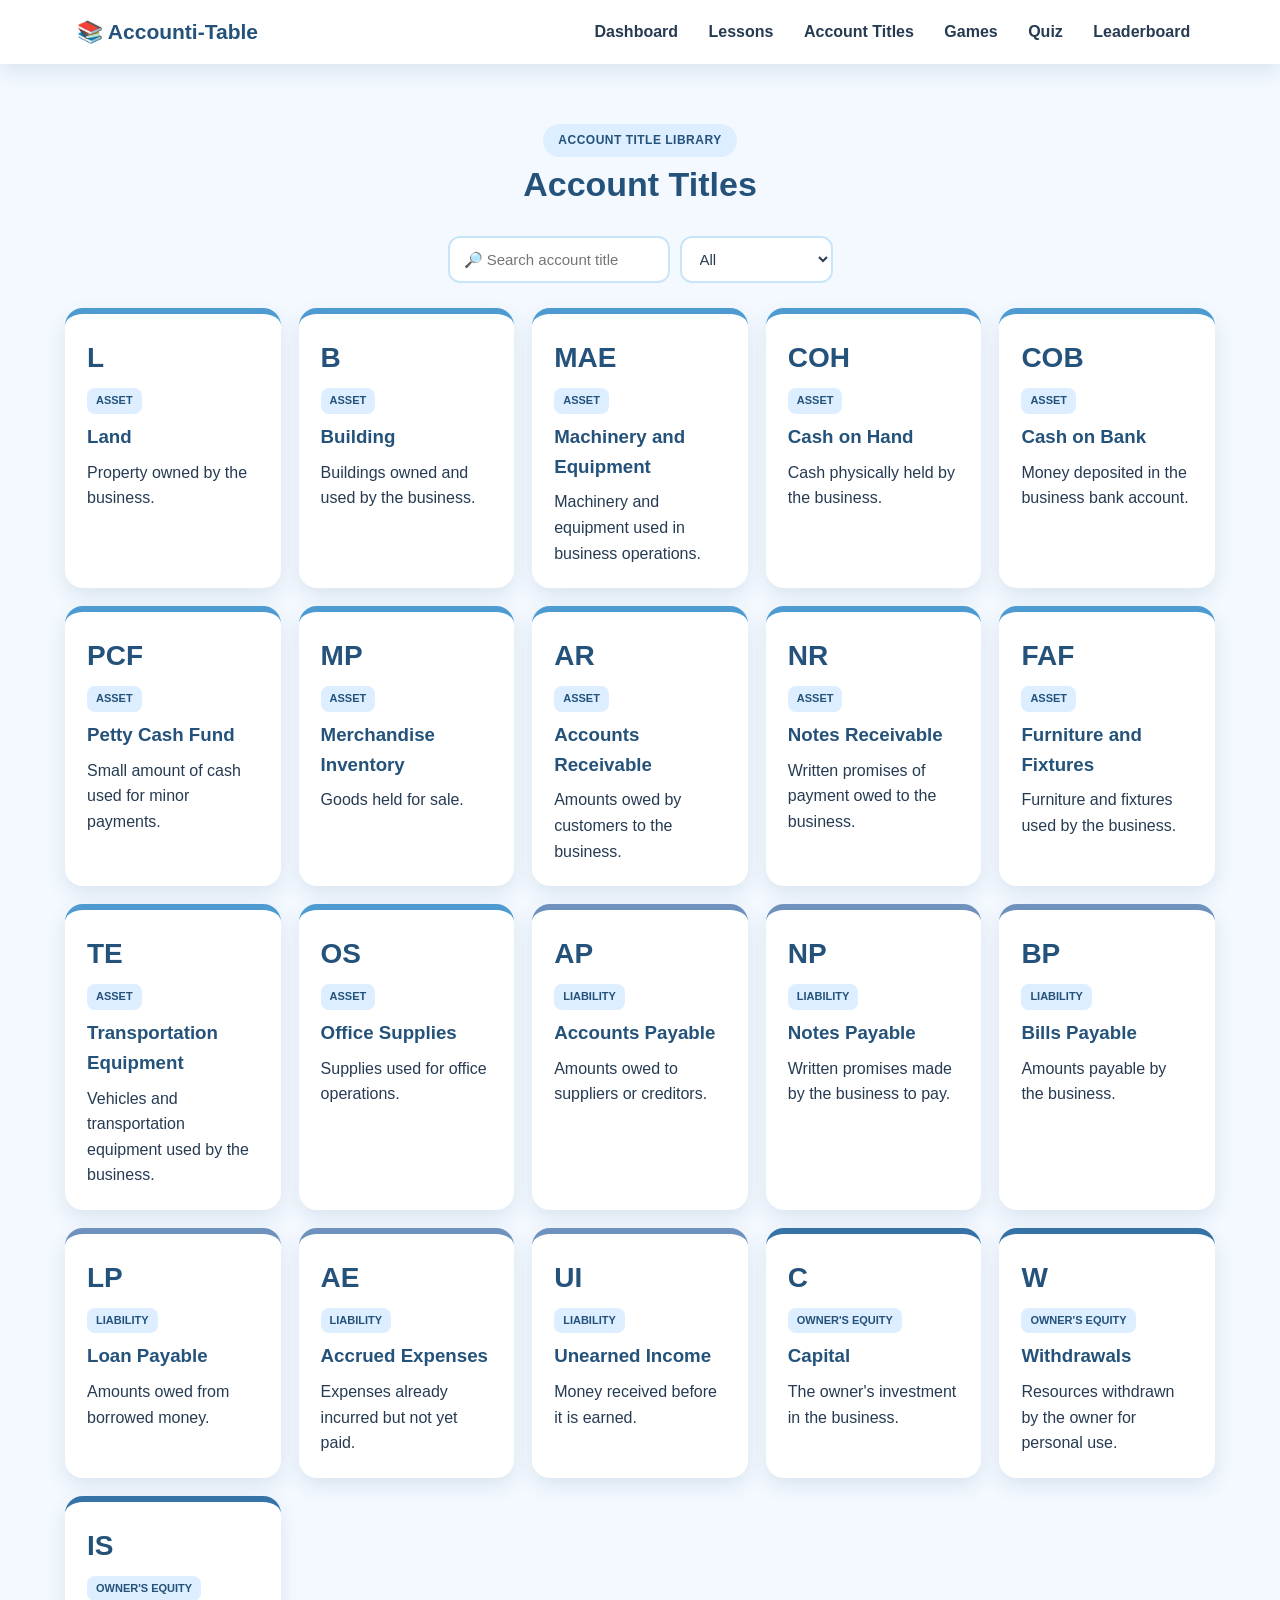
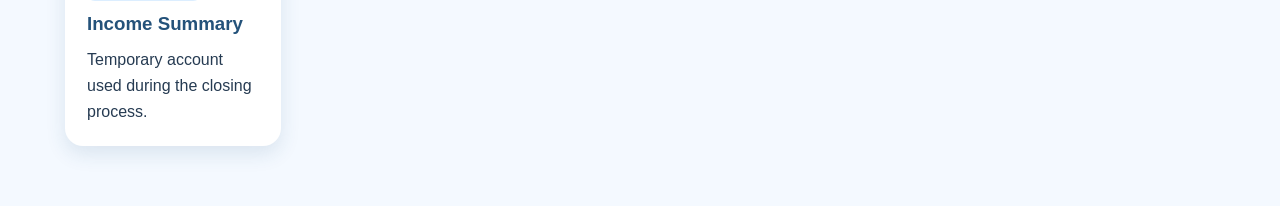
<file: accounts.html>
<!DOCTYPE html>
<html lang="en">

<head>

    <meta charset="UTF-8">

    <meta name="viewport"
          content="width=device-width, initial-scale=1.0">

    <title>Account Titles</title>

    <link rel="stylesheet" href="style.css">

</head>

<body>


<nav>

    <div class="logo">
        📚 Accounti-Table
    </div>

    <div>

        <a href="index.html">Dashboard</a>

        <a href="lessons.html">Lessons</a>

        <a href="accounts.html">Account Titles</a>

        <a href="games.html">Games</a>

        <a href="quiz.html">Quiz</a>

        <a href="leaderboard.html">Leaderboard</a>

    </div>

</nav>


<section class="section">

    <div class="center">

        <span class="badge">
            ACCOUNT TITLE LIBRARY
        </span>

        <h2>
            Account Titles
        </h2>

    </div>


    <div class="controls">

        <input
            type="text"
            id="search"
            placeholder="🔎 Search account title"
            onkeyup="searchAccounts()">

        <select
            id="category"
            onchange="filterAccounts()">

            <option value="all">
                All
            </option>

            <option value="asset">
                Assets
            </option>

            <option value="liability">
                Liabilities
            </option>

            <option value="equity">
                Owner's Equity
            </option>

        </select>

    </div>


    <div class="account-grid" id="accountList">


        <!-- ASSETS -->

        <div class="account-card asset">

            <div class="symbol">
                L
            </div>

            <div class="type">
                ASSET
            </div>

            <h3>
                Land
            </h3>

            <p>
                Property owned by the business.
            </p>

        </div>


        <div class="account-card asset">

            <div class="symbol">
                B
            </div>

            <div class="type">
                ASSET
            </div>

            <h3>
                Building
            </h3>

            <p>
                Buildings owned and used
                by the business.
            </p>

        </div>


        <div class="account-card asset">

            <div class="symbol">
                MAE
            </div>

            <div class="type">
                ASSET
            </div>

            <h3>
                Machinery and Equipment
            </h3>

            <p>
                Machinery and equipment
                used in business operations.
            </p>

        </div>


        <div class="account-card asset">

            <div class="symbol">
                COH
            </div>

            <div class="type">
                ASSET
            </div>

            <h3>
                Cash on Hand
            </h3>

            <p>
                Cash physically held
                by the business.
            </p>

        </div>


        <div class="account-card asset">

            <div class="symbol">
                COB
            </div>

            <div class="type">
                ASSET
            </div>

            <h3>
                Cash on Bank
            </h3>

            <p>
                Money deposited in
                the business bank account.
            </p>

        </div>


        <div class="account-card asset">

            <div class="symbol">
                PCF
            </div>

            <div class="type">
                ASSET
            </div>

            <h3>
                Petty Cash Fund
            </h3>

            <p>
                Small amount of cash
                used for minor payments.
            </p>

        </div>


        <div class="account-card asset">

            <div class="symbol">
                MP
            </div>

            <div class="type">
                ASSET
            </div>

            <h3>
                Merchandise Inventory
            </h3>

            <p>
                Goods held for sale.
            </p>

        </div>


        <div class="account-card asset">

            <div class="symbol">
                AR
            </div>

            <div class="type">
                ASSET
            </div>

            <h3>
                Accounts Receivable
            </h3>

            <p>
                Amounts owed by customers
                to the business.
            </p>

        </div>


        <div class="account-card asset">

            <div class="symbol">
                NR
            </div>

            <div class="type">
                ASSET
            </div>

            <h3>
                Notes Receivable
            </h3>

            <p>
                Written promises of payment
                owed to the business.
            </p>

        </div>


        <div class="account-card asset">

            <div class="symbol">
                FAF
            </div>

            <div class="type">
                ASSET
            </div>

            <h3>
                Furniture and Fixtures
            </h3>

            <p>
                Furniture and fixtures
                used by the business.
            </p>

        </div>


        <div class="account-card asset">

            <div class="symbol">
                TE
            </div>

            <div class="type">
                ASSET
            </div>

            <h3>
                Transportation Equipment
            </h3>

            <p>
                Vehicles and transportation
                equipment used by the business.
            </p>

        </div>


        <div class="account-card asset">

            <div class="symbol">
                OS
            </div>

            <div class="type">
                ASSET
            </div>

            <h3>
                Office Supplies
            </h3>

            <p>
                Supplies used for
                office operations.
            </p>

        </div>



        <!-- LIABILITIES -->

        <div class="account-card liability">

            <div class="symbol">
                AP
            </div>

            <div class="type">
                LIABILITY
            </div>

            <h3>
                Accounts Payable
            </h3>

            <p>
                Amounts owed to suppliers
                or creditors.
            </p>

        </div>


        <div class="account-card liability">

            <div class="symbol">
                NP
            </div>

            <div class="type">
                LIABILITY
            </div>

            <h3>
                Notes Payable
            </h3>

            <p>
                Written promises made
                by the business to pay.
            </p>

        </div>


        <div class="account-card liability">

            <div class="symbol">
                BP
            </div>

            <div class="type">
                LIABILITY
            </div>

            <h3>
                Bills Payable
            </h3>

            <p>
                Amounts payable
                by the business.
            </p>

        </div>


        <div class="account-card liability">

            <div class="symbol">
                LP
            </div>

            <div class="type">
                LIABILITY
            </div>

            <h3>
                Loan Payable
            </h3>

            <p>
                Amounts owed from
                borrowed money.
            </p>

        </div>


        <div class="account-card liability">

            <div class="symbol">
                AE
            </div>

            <div class="type">
                LIABILITY
            </div>

            <h3>
                Accrued Expenses
            </h3>

            <p>
                Expenses already incurred
                but not yet paid.
            </p>

        </div>


        <div class="account-card liability">

            <div class="symbol">
                UI
            </div>

            <div class="type">
                LIABILITY
            </div>

            <h3>
                Unearned Income
            </h3>

            <p>
                Money received before
                it is earned.
            </p>

        </div>



        <!-- OWNER'S EQUITY -->

        <div class="account-card equity">

            <div class="symbol">
                C
            </div>

            <div class="type">
                OWNER'S EQUITY
            </div>

            <h3>
                Capital
            </h3>

            <p>
                The owner's investment
                in the business.
            </p>

        </div>


        <div class="account-card equity">

            <div class="symbol">
                W
            </div>

            <div class="type">
                OWNER'S EQUITY
            </div>

            <h3>
                Withdrawals
            </h3>

            <p>
                Resources withdrawn
                by the owner for personal use.
            </p>

        </div>


        <div class="account-card equity">

            <div class="symbol">
                IS
            </div>

            <div class="type">
                OWNER'S EQUITY
            </div>

            <h3>
                Income Summary
            </h3>

            <p>
                Temporary account used
                during the closing process.
            </p>

        </div>


    </div>

</section>


<script>

function searchAccounts() {

    let search =
        document
        .getElementById("search")
        .value
        .toLowerCase();

    let cards =
        document.querySelectorAll(
            ".account-card"
        );

    cards.forEach(function(card) {

        let text =
            card.innerText.toLowerCase();

        if (text.includes(search)) {

            card.style.display = "block";

        } else {

            card.style.display = "none";

        }

    });

}


function filterAccounts() {

    let category =
        document
        .getElementById("category")
        .value;

    let cards =
        document.querySelectorAll(
            ".account-card"
        );

    cards.forEach(function(card) {

        if (
            category === "all" ||
            card.classList.contains(category)
        ) {

            card.style.display = "block";

        } else {

            card.style.display = "none";

        }

    });

}

</script>


</body>
</html>
</file>
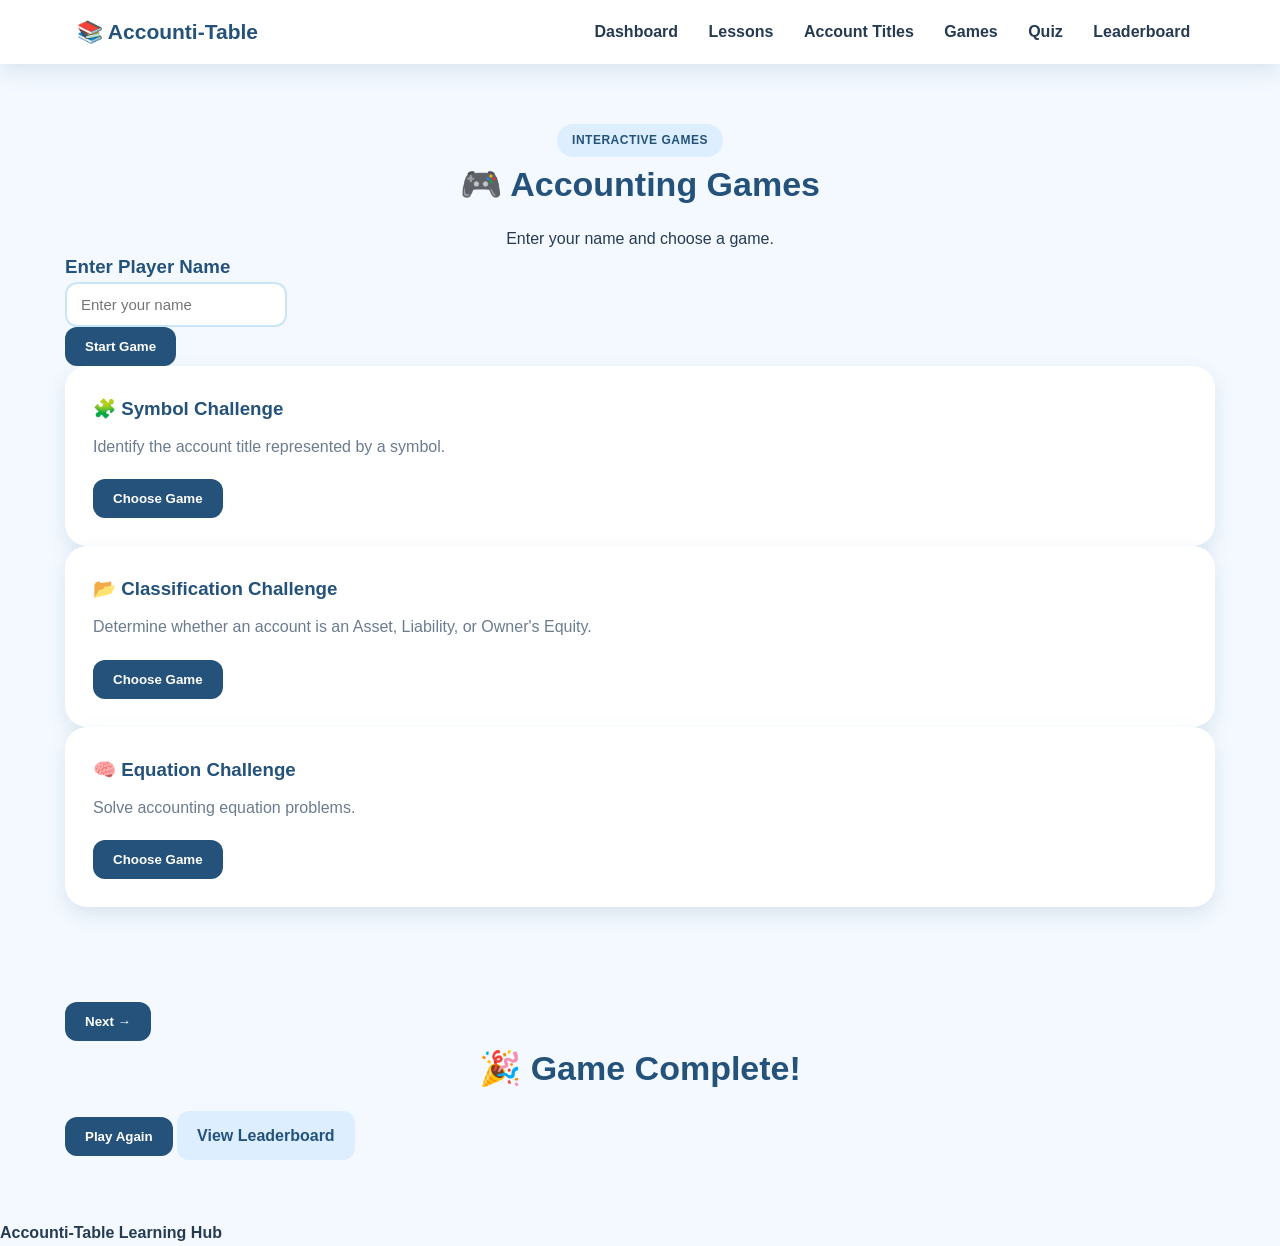
<file: games.html>
<!DOCTYPE html>
<html lang="en">

<head>

    <meta charset="UTF-8">

    <meta name="viewport"
          content="width=device-width, initial-scale=1.0">

    <title>Accounting Games</title>

    <link rel="stylesheet" href="style.css">

</head>

<body>


<nav>

    <div class="logo">
        📚 Accounti-Table
    </div>

    <div>

        <a href="index.html">Dashboard</a>
        <a href="lessons.html">Lessons</a>
        <a href="accounts.html">Account Titles</a>
        <a href="games.html">Games</a>
        <a href="quiz.html">Quiz</a>
        <a href="leaderboard.html">Leaderboard</a>

    </div>

</nav>


<section class="section">

    <div class="center">

        <span class="badge">
            INTERACTIVE GAMES
        </span>

        <h2>
            🎮 Accounting Games
        </h2>

        <p>
            Enter your name and choose a game.
        </p>

    </div>


    <div id="gameNameBox">

        <h3>
            Enter Player Name
        </h3>

        <input
            type="text"
            id="gamePlayer"
            placeholder="Enter your name">

        <br>

        <button
            class="btn primary"
            onclick="startSelectedGame()">

            Start Game

        </button>

    </div>


    <div id="gameMenu">

        <div class="game-card">

            <h3>
                🧩 Symbol Challenge
            </h3>

            <p>
                Identify the account title
                represented by a symbol.
            </p>

            <button
                class="btn primary"
                onclick="chooseGame('symbol')">

                Choose Game

            </button>

        </div>


        <div class="game-card">

            <h3>
                📂 Classification Challenge
            </h3>

            <p>
                Determine whether an account
                is an Asset, Liability, or
                Owner's Equity.
            </p>

            <button
                class="btn primary"
                onclick="chooseGame('classification')">

                Choose Game

            </button>

        </div>


        <div class="game-card">

            <h3>
                🧠 Equation Challenge
            </h3>

            <p>
                Solve accounting equation
                problems.
            </p>

            <button
                class="btn primary"
                onclick="chooseGame('equation')">

                Choose Game

            </button>

        </div>

    </div>


    <div id="gameArea" class="hidden">

        <p id="gameQuestionNumber"></p>

        <h2 id="gameQuestion"></h2>

        <div
            id="gameAnswers"
            class="answers">
        </div>

        <div
            id="gameFeedback"
            class="feedback">
        </div>

        <button
            id="gameNext"
            class="btn primary hidden"
            onclick="nextGameQuestion()">

            Next →

        </button>

    </div>


    <div id="gameResult" class="hidden">

        <h2>
            🎉 Game Complete!
        </h2>

        <h3 id="gameFinalScore"></h3>

        <button
            class="btn primary"
            onclick="location.reload()">

            Play Again

        </button>

        <a
            href="leaderboard.html"
            class="btn">

            View Leaderboard

        </a>

    </div>

</section>


<footer>

    <b>Accounti-Table Learning Hub</b>

</footer>


<script>

let selectedGame = "";

let gamePlayer = "";

let gameQuestion = 0;

let gameScore = 0;

let gameAnswered = false;


const symbolQuestions = [

    {
        q: "Which account is represented by AR?",
        a: [
            "Accounts Receivable",
            "Accounts Payable",
            "Asset Revenue",
            "Accounting Record"
        ],
        c: "Accounts Receivable"
    },

    {
        q: "Which account is represented by AP?",
        a: [
            "Accounts Receivable",
            "Accounts Payable",
            "Asset Payable",
            "Advance Payment"
        ],
        c: "Accounts Payable"
    },

    {
        q: "Which account is represented by C?",
        a: [
            "Cash",
            "Capital",
            "Cost",
            "Credit"
        ],
        c: "Capital"
    },

    {
        q: "Which account is represented by W?",
        a: [
            "Wages",
            "Withdrawals",
            "Warehouse",
            "Work Expense"
        ],
        c: "Withdrawals"
    }

];


const classificationQuestions = [

    {
        q: "Cash on Hand belongs to which classification?",
        a: [
            "Asset",
            "Liability",
            "Owner's Equity",
            "Revenue"
        ],
        c: "Asset"
    },

    {
        q: "Loan Payable belongs to which classification?",
        a: [
            "Asset",
            "Liability",
            "Owner's Equity",
            "Revenue"
        ],
        c: "Liability"
    },

    {
        q: "Capital belongs to which classification?",
        a: [
            "Asset",
            "Liability",
            "Owner's Equity",
            "Expense"
        ],
        c: "Owner's Equity"
    },

    {
        q: "Accounts Receivable belongs to which classification?",
        a: [
            "Asset",
            "Liability",
            "Owner's Equity",
            "Expense"
        ],
        c: "Asset"
    }

];


const equationQuestions = [

    {
        q: "Assets = ₱20,000 and Liabilities = ₱8,000. What is Owner's Equity?",
        a: [
            "₱12,000",
            "₱28,000",
            "₱8,000",
            "₱20,000"
        ],
        c: "₱12,000"
    },

    {
        q: "Liabilities = ₱5,000 and Owner's Equity = ₱15,000. What are Assets?",
        a: [
            "₱10,000",
            "₱20,000",
            "₱15,000",
            "₱5,000"
        ],
        c: "₱20,000"
    },

    {
        q: "Assets = ₱30,000 and Owner's Equity = ₱18,000. What are Liabilities?",
        a: [
            "₱12,000",
            "₱48,000",
            "₱18,000",
            "₱30,000"
        ],
        c: "₱12,000"
    }

];


function chooseGame(type) {

    selectedGame = type;

    document.getElementById(
        "gameNameBox"
    ).scrollIntoView({
        behavior: "smooth"
    });

}


function startSelectedGame() {

    gamePlayer =
        document
        .getElementById("gamePlayer")
        .value
        .trim();

    if (gamePlayer === "") {

        alert("Please enter your name first.");

        return;

    }

    if (selectedGame === "") {

        alert("Please choose a game first.");

        return;

    }

    gameQuestion = 0;

    gameScore = 0;

    document
        .getElementById("gameMenu")
        .classList.add("hidden");

    document
        .getElementById("gameNameBox")
        .classList.add("hidden");

    document
        .getElementById("gameArea")
        .classList.remove("hidden");

    loadGameQuestion();

}


function getGameQuestions() {

    if (selectedGame === "symbol") {

        return symbolQuestions;

    }

    if (selectedGame === "classification") {

        return classificationQuestions;

    }

    return equationQuestions;

}


function loadGameQuestion() {

    gameAnswered = false;

    let list = getGameQuestions();

    let q = list[gameQuestion];


    document.getElementById(
        "gameQuestionNumber"
    ).textContent =
        "Question " +
        (gameQuestion + 1) +
        " of " +
        list.length;


    document.getElementById(
        "gameQuestion"
    ).textContent =
        q.q;


    let answerBox =
        document.getElementById(
            "gameAnswers"
        );

    answerBox.innerHTML = "";


    q.a.forEach(function(answer) {

        let button =
            document.createElement("button");

        button.className = "answer";

        button.textContent = answer;

        button.onclick =
            function() {

                checkGameAnswer(
                    button,
                    answer
                );

            };

        answerBox.appendChild(button);

    });


    document.getElementById(
        "gameFeedback"
    ).textContent = "";


    document.getElementById(
        "gameNext"
    ).classList.add("hidden");

}


function checkGameAnswer(
    button,
    answer
) {

    if (gameAnswered) {
        return;
    }

    gameAnswered = true;

    let list = getGameQuestions();

    let correct =
        list[gameQuestion].c;


    document
        .querySelectorAll(
            "#gameAnswers .answer"
        )
        .forEach(function(btn) {

            btn.disabled = true;

            if (
                btn.textContent === correct
            ) {

                btn.classList.add("correct");

            }

        });


    if (answer === correct) {

        gameScore += 100;

        button.classList.add("correct");

        document.getElementById(
            "gameFeedback"
        ).textContent =
            "🎉 Correct! +100 points!";

    }

    else {

        button.classList.add("wrong");

        document.getElementById(
            "gameFeedback"
        ).textContent =
            "❌ Incorrect! Correct answer: "
            + correct;

    }


    document.getElementById(
        "gameNext"
    ).classList.remove("hidden");

}


function nextGameQuestion() {

    gameQuestion++;

    let list = getGameQuestions();


    if (gameQuestion < list.length) {

        loadGameQuestion();

    }

    else {

        finishGame();

    }

}


function finishGame() {

    saveScore(
        "gameScores",
        gamePlayer,
        gameScore
    );


    document
        .getElementById("gameArea")
        .classList.add("hidden");


    document
        .getElementById("gameResult")
        .classList.remove("hidden");


    document.getElementById(
        "gameFinalScore"
    ).textContent =
        gamePlayer +
        " scored " +
        gameScore +
        " points!";

}


function saveScore(
    storageName,
    player,
    score
) {

    let scores =
        JSON.parse(
            localStorage.getItem(storageName)
            || "[]"
        );


    scores.push({

        name: player,

        score: score,

        date:
            new Date()
            .toLocaleDateString()

    });


    scores.sort(function(a,b) {

        return b.score - a.score;

    });


    localStorage.setItem(
        storageName,
        JSON.stringify(
            scores.slice(0,20)
        )
    );

}

</script>


</body>
</html>
</file>
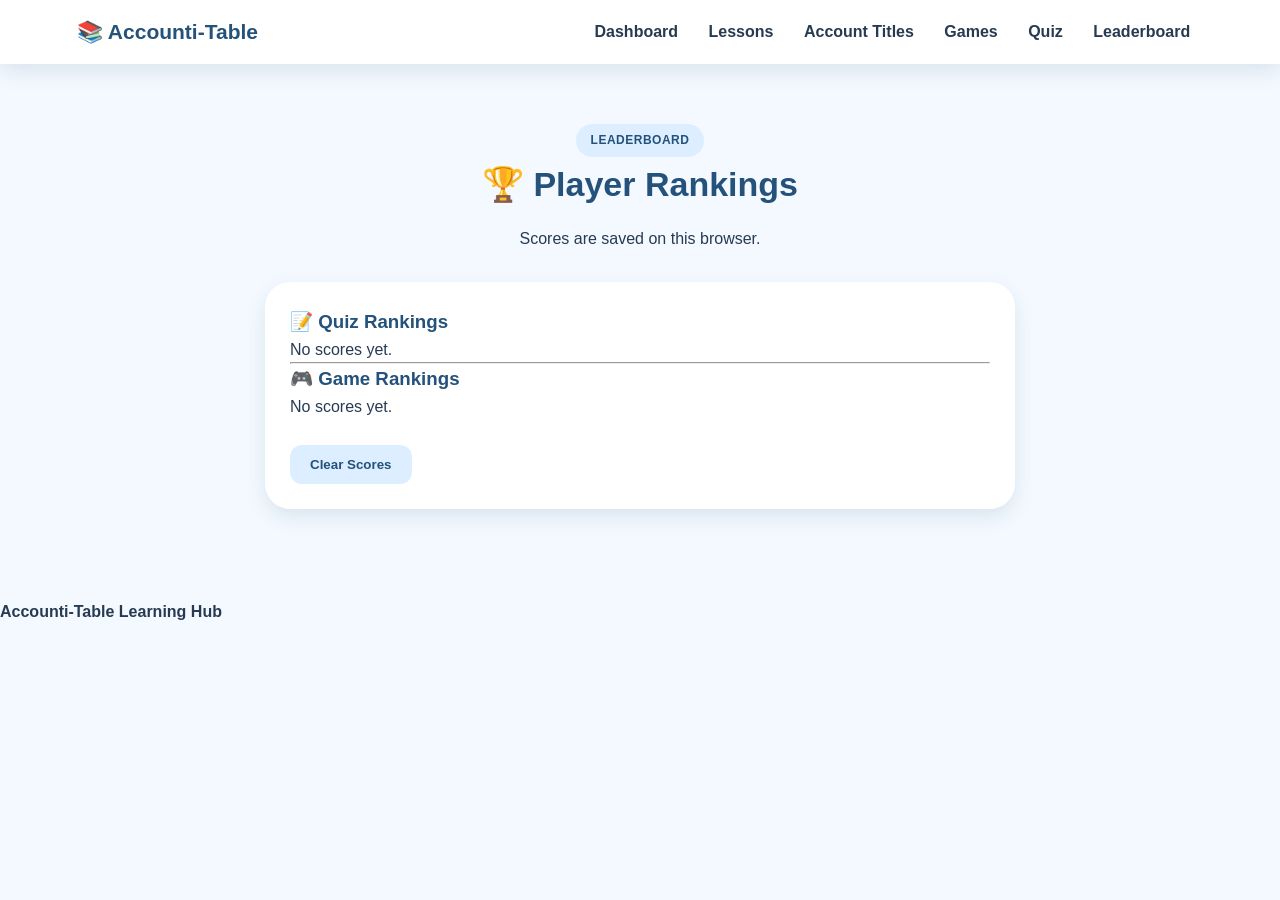
<file: leaderboard.html>
<!DOCTYPE html>
<html lang="en">

<head>

    <meta charset="UTF-8">

    <meta name="viewport"
          content="width=device-width, initial-scale=1.0">

    <title>Leaderboard</title>

    <link rel="stylesheet" href="style.css">

</head>

<body>


<nav>

    <div class="logo">
        📚 Accounti-Table
    </div>

    <div>

        <a href="index.html">Dashboard</a>
        <a href="lessons.html">Lessons</a>
        <a href="accounts.html">Account Titles</a>
        <a href="games.html">Games</a>
        <a href="quiz.html">Quiz</a>
        <a href="leaderboard.html">Leaderboard</a>

    </div>

</nav>


<section class="section">

    <div class="center">

        <span class="badge">
            LEADERBOARD
        </span>

        <h2>
            🏆 Player Rankings
        </h2>

        <p>
            Scores are saved on this browser.
        </p>

    </div>


    <div class="leaderboard">

        <h3>
            📝 Quiz Rankings
        </h3>

        <div id="quizBoard">
        </div>


        <hr>


        <h3>
            🎮 Game Rankings
        </h3>

        <div id="gameBoard">
        </div>


        <br>


        <button
            class="btn"
            onclick="clearScores()">

            Clear Scores

        </button>

    </div>

</section>


<footer>

    <b>Accounti-Table Learning Hub</b>

</footer>


<script>

function getScores(name) {

    return JSON.parse(
        localStorage.getItem(name)
        || "[]"
    );

}


function showBoard(
    storageName,
    elementId
) {

    let scores =
        getScores(storageName);


    let board =
        document.getElementById(
            elementId
        );


    if (scores.length === 0) {

        board.innerHTML =
            "<p>No scores yet.</p>";

        return;

    }


    board.innerHTML = "";


    scores.forEach(
        function(player, index) {

            let row =
                document.createElement(
                    "div"
                );

            row.className =
                "score-row";


            row.innerHTML = `

                <div class="rank">
                    #${index + 1}
                </div>

                <div>

                    <b>
                        ${player.name}
                    </b>

                    <br>

                    <small>
                        ${player.date}
                    </small>

                </div>

                <div class="score">
                    ${player.score}
                </div>

            `;


            board.appendChild(row);

        }
    );

}


function clearScores() {

    let answer =
        confirm(
            "Are you sure you want to clear all scores?"
        );


    if (!answer) {
        return;
    }


    localStorage.removeItem(
        "quizScores"
    );


    localStorage.removeItem(
        "gameScores"
    );


    loadBoards();

}


function loadBoards() {

    showBoard(
        "quizScores",
        "quizBoard"
    );


    showBoard(
        "gameScores",
        "gameBoard"
    );

}


loadBoards();

</script>


</body>
</html>
</file>
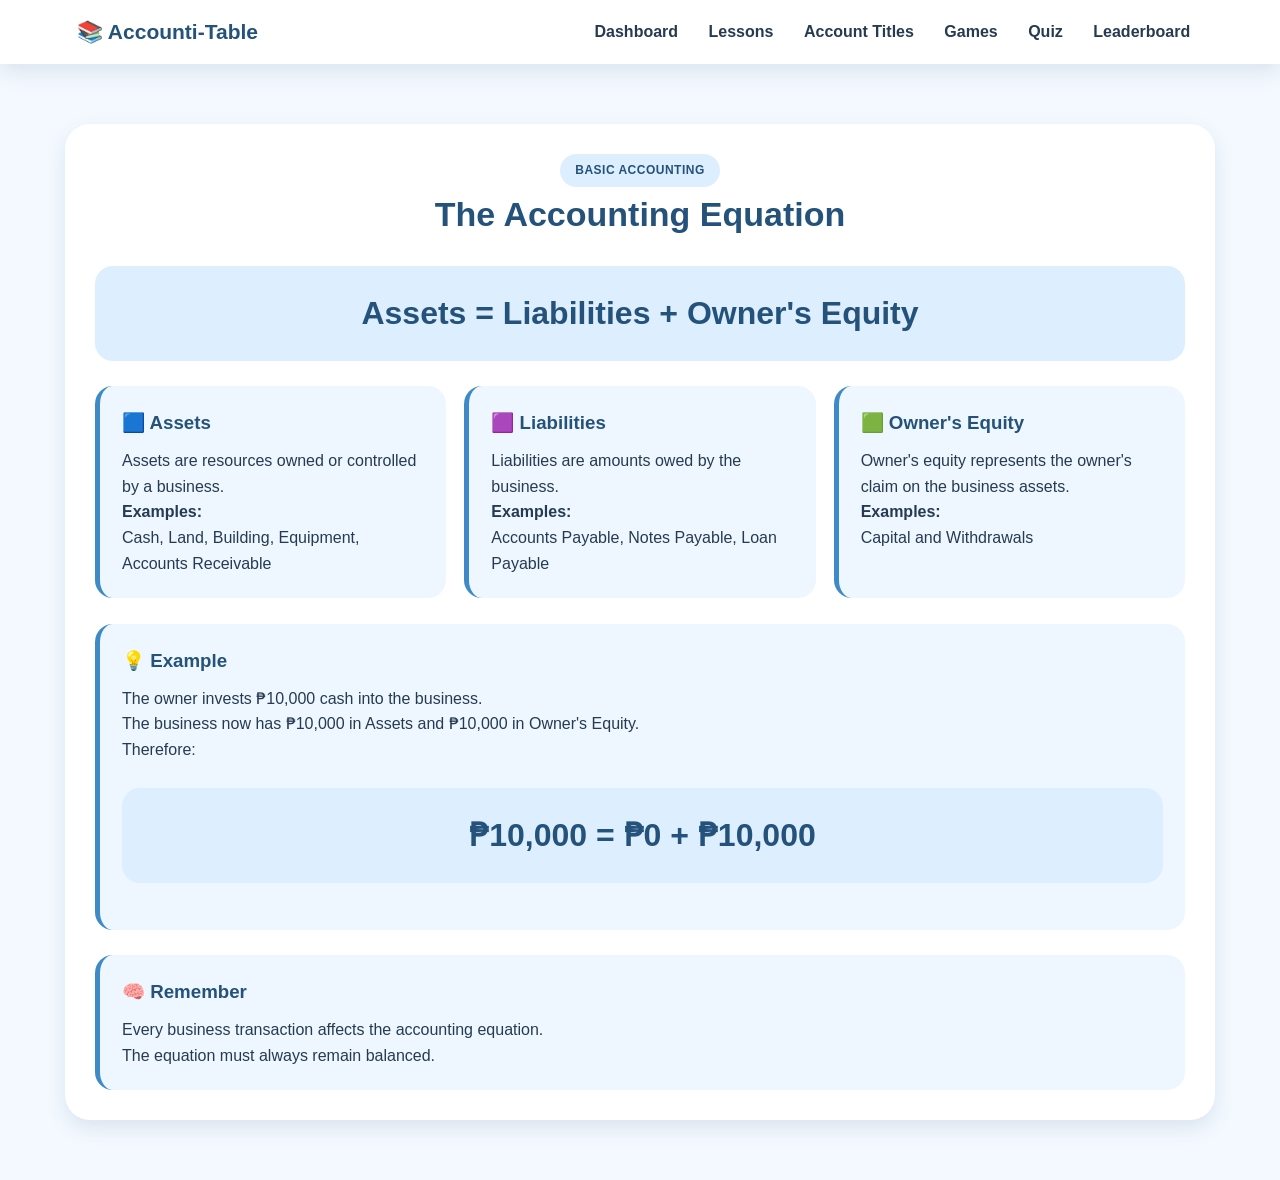
<file: lessons.html>
<!DOCTYPE html>
<html lang="en">

<head>

    <meta charset="UTF-8">

    <meta name="viewport"
          content="width=device-width, initial-scale=1.0">

    <title>Accounting Lessons</title>

    <link rel="stylesheet" href="style.css">

</head>

<body>


<nav>

    <div class="logo">
        📚 Accounti-Table
    </div>

    <div>

        <a href="index.html">Dashboard</a>
        <a href="lessons.html">Lessons</a>
        <a href="accounts.html">Account Titles</a>
        <a href="games.html">Games</a>
        <a href="quiz.html">Quiz</a>
        <a href="leaderboard.html">Leaderboard</a>

    </div>

</nav>


<section class="section">

    <div class="lesson">

        <div class="center">

            <span class="badge">
                BASIC ACCOUNTING
            </span>

            <h2>
                The Accounting Equation
            </h2>

        </div>


        <div class="formula">

            Assets =
            Liabilities +
            Owner's Equity

        </div>


        <div class="lesson-grid">


            <div class="lesson-card">

                <h3>
                    🟦 Assets
                </h3>

                <p>
                    Assets are resources owned
                    or controlled by a business.
                </p>

                <b>Examples:</b>

                <p>
                    Cash, Land, Building,
                    Equipment, Accounts Receivable
                </p>

            </div>


            <div class="lesson-card">

                <h3>
                    🟪 Liabilities
                </h3>

                <p>
                    Liabilities are amounts
                    owed by the business.
                </p>

                <b>Examples:</b>

                <p>
                    Accounts Payable,
                    Notes Payable,
                    Loan Payable
                </p>

            </div>


            <div class="lesson-card">

                <h3>
                    🟩 Owner's Equity
                </h3>

                <p>
                    Owner's equity represents
                    the owner's claim on the
                    business assets.
                </p>

                <b>Examples:</b>

                <p>
                    Capital and Withdrawals
                </p>

            </div>

        </div>


        <br>


        <div class="lesson-card">

            <h3>
                💡 Example
            </h3>

            <p>
                The owner invests ₱10,000
                cash into the business.
            </p>

            <p>
                The business now has
                ₱10,000 in Assets and
                ₱10,000 in Owner's Equity.
            </p>

            <p>

                Therefore:

            </p>

            <div class="formula">

                ₱10,000 =
                ₱0 + ₱10,000

            </div>

        </div>


        <br>


        <div class="lesson-card">

            <h3>
                🧠 Remember
            </h3>

            <p>
                Every business transaction
                affects the accounting equation.
            </p>

            <p>
                The equation must always remain
                balanced.
            </p>

        </div>

    </div>

</section>

</body>
</html>
</file>
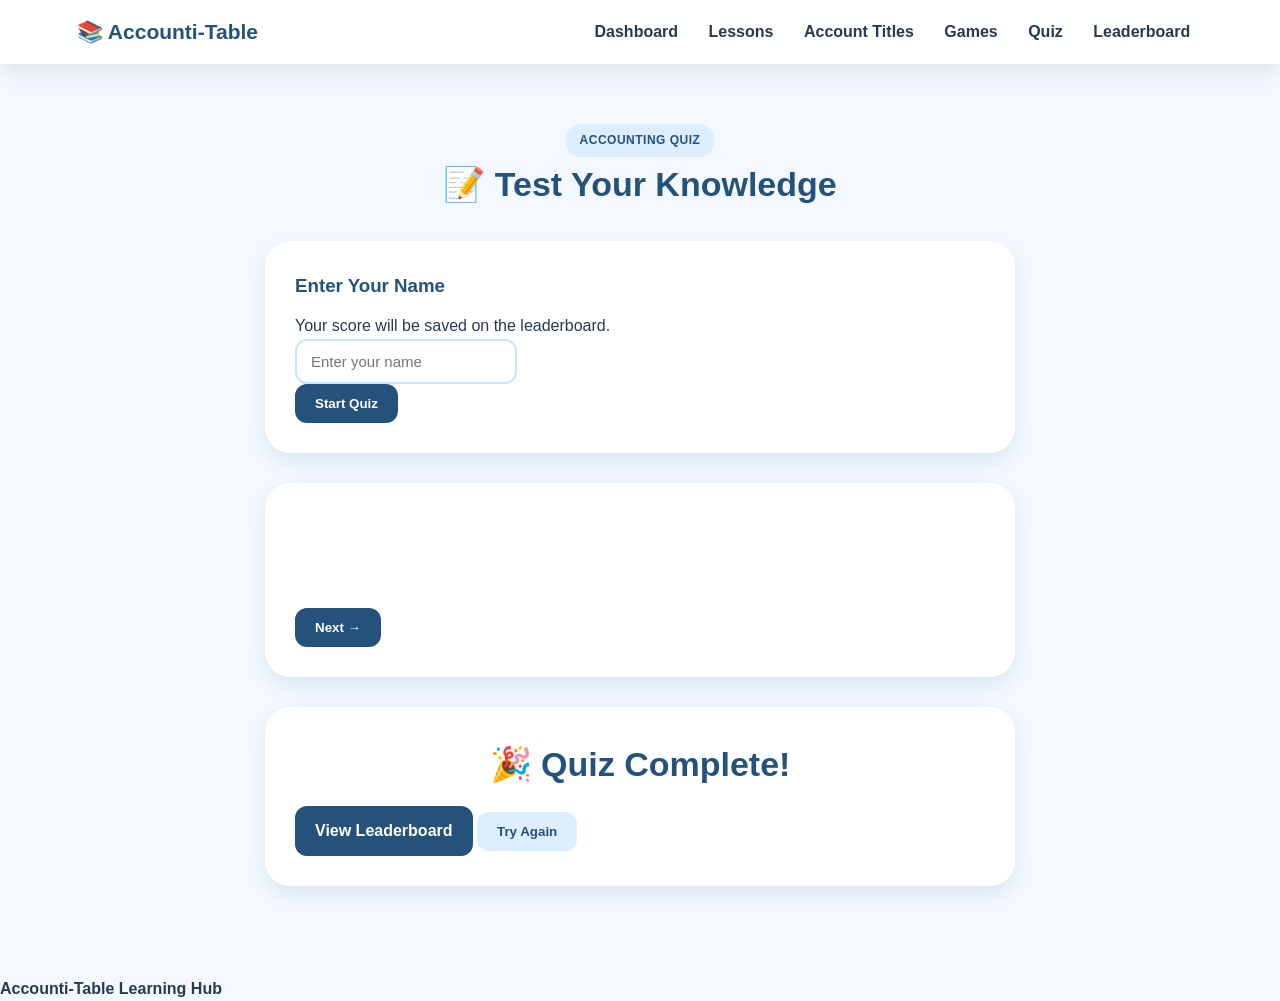
<file: quiz.html>
<!DOCTYPE html>
<html lang="en">

<head>

    <meta charset="UTF-8">

    <meta name="viewport"
          content="width=device-width, initial-scale=1.0">

    <title>Accounting Quiz</title>

    <link rel="stylesheet" href="style.css">

</head>

<body>


<nav>

    <div class="logo">
        📚 Accounti-Table
    </div>

    <div>

        <a href="index.html">Dashboard</a>
        <a href="lessons.html">Lessons</a>
        <a href="accounts.html">Account Titles</a>
        <a href="games.html">Games</a>
        <a href="quiz.html">Quiz</a>
        <a href="leaderboard.html">Leaderboard</a>

    </div>

</nav>


<section class="section">

    <div class="center">

        <span class="badge">
            ACCOUNTING QUIZ
        </span>

        <h2>
            📝 Test Your Knowledge
        </h2>

    </div>


    <div id="quizStart" class="quiz-box">

        <h3>
            Enter Your Name
        </h3>

        <p>
            Your score will be saved on
            the leaderboard.
        </p>

        <input
            type="text"
            id="quizPlayer"
            placeholder="Enter your name">

        <br>

        <button
            class="btn primary"
            onclick="startQuiz()">

            Start Quiz

        </button>

    </div>


    <div
        id="quizArea"
        class="quiz-box hidden">

        <p id="quizQuestionNumber"></p>

        <h3 id="quizQuestion"></h3>

        <div
            id="quizAnswers"
            class="answers">
        </div>

        <div
            id="quizFeedback"
            class="feedback">
        </div>

        <button
            id="quizNext"
            class="btn primary hidden"
            onclick="nextQuizQuestion()">

            Next →

        </button>

    </div>


    <div
        id="quizResult"
        class="quiz-box hidden">

        <h2>
            🎉 Quiz Complete!
        </h2>

        <h3 id="quizFinalScore"></h3>

        <a
            href="leaderboard.html"
            class="btn primary">

            View Leaderboard

        </a>

        <button
            class="btn"
            onclick="location.reload()">

            Try Again

        </button>

    </div>

</section>


<footer>

    <b>Accounti-Table Learning Hub</b>

</footer>


<script>

const quizQuestions = [

    {
        q:
        "Which equation represents the basic accounting equation?",

        a: [
            "Assets = Liabilities + Owner's Equity",
            "Assets = Revenue - Expenses",
            "Liabilities = Assets + Revenue",
            "Equity = Assets + Liabilities"
        ],

        c:
        "Assets = Liabilities + Owner's Equity"
    },


    {
        q:
        "Which of the following is an Asset?",

        a: [
            "Accounts Payable",
            "Cash",
            "Capital",
            "Loan Payable"
        ],

        c:
        "Cash"
    },


    {
        q:
        "Which account represents an obligation of the business?",

        a: [
            "Land",
            "Cash",
            "Accounts Payable",
            "Capital"
        ],

        c:
        "Accounts Payable"
    },


    {
        q:
        "The owner invests ₱25,000 cash into the business. What happens?",

        a: [
            "Assets increase and Owner's Equity increases",
            "Assets decrease and Liabilities increase",
            "Liabilities decrease and Equity decreases",
            "Assets remain unchanged"
        ],

        c:
        "Assets increase and Owner's Equity increases"
    },


    {
        q:
        "If Assets are ₱50,000 and Liabilities are ₱20,000, what is Owner's Equity?",

        a: [
            "₱70,000",
            "₱30,000",
            "₱20,000",
            "₱50,000"
        ],

        c:
        "₱30,000"
    },


    {
        q:
        "Which account is represented by the symbol AR?",

        a: [
            "Accounts Payable",
            "Accounts Receivable",
            "Accrued Revenue",
            "Asset Record"
        ],

        c:
        "Accounts Receivable"
    },


    {
        q:
        "Which account is represented by the symbol AP?",

        a: [
            "Accounts Payable",
            "Accounts Receivable",
            "Asset Payable",
            "Advance Payment"
        ],

        c:
        "Accounts Payable"
    },


    {
        q:
        "Which account represents the owner's investment?",

        a: [
            "Withdrawals",
            "Capital",
            "Accounts Payable",
            "Cash Expense"
        ],

        c:
        "Capital"
    },


    {
        q:
        "If Liabilities are ₱15,000 and Owner's Equity is ₱35,000, what are Assets?",

        a: [
            "₱20,000",
            "₱35,000",
            "₱50,000",
            "₱15,000"
        ],

        c:
        "₱50,000"
    },


    {
        q:
        "If Assets are ₱80,000 and Owner's Equity is ₱50,000, what are Liabilities?",

        a: [
            "₱30,000",
            "₱130,000",
            "₱50,000",
            "₱80,000"
        ],

        c:
        "₱30,000"
    }

];


let quizPlayer = "";

let quizQuestion = 0;

let quizScore = 0;

let quizAnswered = false;


function startQuiz() {

    quizPlayer =
        document
        .getElementById("quizPlayer")
        .value
        .trim();


    if (quizPlayer === "") {

        alert(
            "Please enter your name."
        );

        return;

    }


    quizQuestion = 0;

    quizScore = 0;


    document
        .getElementById("quizStart")
        .classList.add("hidden");


    document
        .getElementById("quizArea")
        .classList.remove("hidden");


    loadQuizQuestion();

}


function loadQuizQuestion() {

    quizAnswered = false;

    let q =
        quizQuestions[quizQuestion];


    document.getElementById(
        "quizQuestionNumber"
    ).textContent =
        "Question " +
        (quizQuestion + 1) +
        " of " +
        quizQuestions.length;


    document.getElementById(
        "quizQuestion"
    ).textContent =
        q.q;


    let answerBox =
        document.getElementById(
            "quizAnswers"
        );


    answerBox.innerHTML = "";


    q.a.forEach(function(answer) {

        let button =
            document.createElement("button");

        button.className =
            "answer";

        button.textContent =
            answer;

        button.onclick =
            function() {

                checkQuizAnswer(
                    button,
                    answer
                );

            };

        answerBox.appendChild(button);

    });


    document.getElementById(
        "quizFeedback"
    ).textContent = "";


    document.getElementById(
        "quizNext"
    ).classList.add("hidden");

}


function checkQuizAnswer(
    button,
    answer
) {

    if (quizAnswered) {
        return;
    }

    quizAnswered = true;


    let correct =
        quizQuestions[
            quizQuestion
        ].c;


    document
        .querySelectorAll(
            "#quizAnswers .answer"
        )
        .forEach(function(btn) {

            btn.disabled = true;

            if (
                btn.textContent === correct
            ) {

                btn.classList.add(
                    "correct"
                );

            }

        });


    if (answer === correct) {

        quizScore += 100;

        button.classList.add(
            "correct"
        );

        document.getElementById(
            "quizFeedback"
        ).textContent =
            "🎉 Correct! +100 points!";

    }

    else {

        button.classList.add(
            "wrong"
        );

        document.getElementById(
            "quizFeedback"
        ).textContent =
            "❌ Incorrect! Correct answer: "
            + correct;

    }


    document.getElementById(
        "quizNext"
    ).classList.remove(
        "hidden"
    );

}


function nextQuizQuestion() {

    quizQuestion++;


    if (
        quizQuestion <
        quizQuestions.length
    ) {

        loadQuizQuestion();

    }

    else {

        finishQuiz();

    }

}


function finishQuiz() {

    saveQuizScore();


    document
        .getElementById("quizArea")
        .classList.add("hidden");


    document
        .getElementById("quizResult")
        .classList.remove("hidden");


    document.getElementById(
        "quizFinalScore"
    ).textContent =
        quizPlayer +
        " scored " +
        quizScore +
        " / " +
        (quizQuestions.length * 100) +
        " points!";

}


function saveQuizScore() {

    let scores =
        JSON.parse(
            localStorage.getItem(
                "quizScores"
            ) || "[]"
        );


    scores.push({

        name: quizPlayer,

        score: quizScore,

        date:
            new Date()
            .toLocaleDateString()

    });


    scores.sort(function(a,b) {

        return b.score - a.score;

    });


    localStorage.setItem(
        "quizScores",
        JSON.stringify(
            scores.slice(0,20)
        )
    );

}

</script>


</body>
</html>
</file>
<file: style.css>
/* =========================================
   ACCOUNTI-TABLE LEARNING HUB
   MAIN STYLE CSS
   ========================================= */

/* ---------- BASIC SETTINGS ---------- */

* {
    box-sizing: border-box;
    margin: 0;
    padding: 0;
}

html {
    scroll-behavior: smooth;
}

body {
    font-family: Arial, Helvetica, sans-serif;
    background: #f4f9ff;
    color: #263b52;
    line-height: 1.6;
}

/* ---------- COLOR VARIABLES ---------- */

:root {
    --dark-blue: #24527a;
    --blue: #3d8ac7;
    --light-blue: #dceeff;
    --very-light-blue: #f4f9ff;

    --white: #ffffff;

    --text: #263b52;
    --gray: #6b7c8f;

    --success: #ccefdc;
    --success-text: #23613b;

    --wrong: #f5cfd4;
    --wrong-text: #8b303d;

    --shadow: 0 8px 20px rgba(36, 82, 122, 0.12);
}

/* =========================================
   NAVIGATION
   ========================================= */

nav {
    width: 100%;
    background: var(--white);
    padding: 15px 6%;
    display: flex;
    justify-content: space-between;
    align-items: center;
    position: sticky;
    top: 0;
    z-index: 1000;
    box-shadow: var(--shadow);
}

.logo {
    color: var(--dark-blue);
    font-size: 21px;
    font-weight: bold;
}

nav ul {
    list-style: none;
    display: flex;
    gap: 8px;
}

nav li {
    display: inline-block;
}

nav a {
    text-decoration: none;
    color: var(--text);
    font-weight: bold;
    padding: 9px 13px;
    border-radius: 10px;
    transition: 0.25s;
}

nav a:hover {
    background: var(--light-blue);
    color: var(--dark-blue);
    transform: translateY(-2px);
}

/* =========================================
   GENERAL PAGE CONTAINER
   ========================================= */

.container {
    width: 92%;
    max-width: 1150px;
    margin: auto;
}

.section {
    width: 92%;
    max-width: 1150px;
    margin: auto;
    padding: 60px 0;
}

/* =========================================
   HERO
   ========================================= */

.hero {
    background: linear-gradient(
        135deg,
        #dceeff,
        #ffffff,
        #c9e5fa
    );

    text-align: center;
    padding: 90px 20px;
}

.hero h1 {
    font-size: clamp(40px, 8vw, 70px);
    color: var(--dark-blue);
    margin: 15px 0;
}

.hero p {
    max-width: 700px;
    margin: 0 auto 25px;
    color: var(--gray);
    font-size: 17px;
}

/* =========================================
   BADGE
   ========================================= */

.badge {
    display: inline-block;
    background: var(--light-blue);
    color: var(--dark-blue);
    padding: 7px 15px;
    border-radius: 50px;
    font-size: 12px;
    font-weight: bold;
    letter-spacing: 0.5px;
}

/* =========================================
   HEADINGS
   ========================================= */

h1,
h2,
h3 {
    color: var(--dark-blue);
}

.section h2 {
    text-align: center;
    font-size: 34px;
    margin-bottom: 15px;
}

.section-title {
    text-align: center;
    margin-bottom: 30px;
}

.center {
    text-align: center;
}

/* =========================================
   BUTTONS
   ========================================= */

.btn {
    display: inline-block;
    border: none;
    text-decoration: none;

    padding: 12px 20px;

    border-radius: 12px;

    background: var(--light-blue);
    color: var(--dark-blue);

    font-weight: bold;

    cursor: pointer;

    transition:
        transform 0.2s,
        background 0.2s,
        box-shadow 0.2s;
}

.btn:hover {
    background: #c5e4fa;
    transform: translateY(-3px);
    box-shadow: 0 6px 15px rgba(36, 82, 122, 0.15);
}

.btn:active {
    transform: translateY(1px) scale(0.97);
}

.primary {
    background: var(--dark-blue);
    color: white;
}

.primary:hover {
    background: #173b5b;
    color: white;
}

/* =========================================
   DASHBOARD
   ========================================= */

.dashboard {
    background: white;
    padding: 30px;
    border-radius: 25px;
    box-shadow: var(--shadow);
}

.dashboard-grid {
    display: grid;
    grid-template-columns: repeat(
        auto-fit,
        minmax(200px, 1fr)
    );

    gap: 18px;
    margin-top: 30px;
}

.dashboard-card {
    display: block;

    text-decoration: none;

    background: var(--light-blue);

    color: var(--text);

    padding: 25px;

    border-radius: 18px;

    min-height: 150px;

    transition:
        transform 0.25s,
        box-shadow 0.25s,
        background 0.25s;
}

.dashboard-card:hover {
    transform: translateY(-6px);
    box-shadow: var(--shadow);
    background: #c8e6fa;
}

.dashboard-card strong {
    display: block;

    color: var(--dark-blue);

    font-size: 19px;

    margin-bottom: 8px;
}

/* =========================================
   CARDS
   ========================================= */

.card {
    background: white;
    padding: 25px;
    border-radius: 20px;
    box-shadow: var(--shadow);
    margin-bottom: 20px;
}

.card:hover {
    box-shadow: 0 12px 25px rgba(36, 82, 122, 0.16);
}

/* =========================================
   LESSONS
   ========================================= */

.lesson {
    background: white;
    padding: 30px;
    border-radius: 25px;
    box-shadow: var(--shadow);
}

.lesson-grid {
    display: grid;

    grid-template-columns:
        repeat(auto-fit, minmax(220px, 1fr));

    gap: 18px;

    margin-top: 25px;
}

.lesson-card {
    background: #eef7ff;

    padding: 22px;

    border-radius: 18px;

    border-left: 5px solid var(--blue);

    transition: 0.25s;
}

.lesson-card:hover {
    transform: translateY(-4px);
    background: #e2f2ff;
}

.lesson-card h3 {
    margin-bottom: 10px;
}

/* =========================================
   ACCOUNTING EQUATION
   ========================================= */

.formula {
    text-align: center;

    background: var(--light-blue);

    color: var(--dark-blue);

    font-size: clamp(20px, 4vw, 32px);

    font-weight: bold;

    padding: 22px;

    border-radius: 18px;

    margin: 25px 0;
}

/* =========================================
   ACCOUNT TITLES
   ========================================= */

.controls {
    display: flex;

    justify-content: center;

    flex-wrap: wrap;

    gap: 10px;

    margin: 25px 0;
}

input,
select {
    padding: 12px 14px;

    border: 2px solid #c9e5fa;

    border-radius: 12px;

    background: white;

    color: var(--text);

    outline: none;

    font-size: 15px;

    transition: 0.2s;
}

input:focus,
select:focus {
    border-color: var(--blue);

    box-shadow:
        0 0 0 3px
        rgba(61, 138, 199, 0.12);
}

/* ACCOUNT GRID */

.account-grid {
    display: grid;

    grid-template-columns:
        repeat(auto-fit, minmax(210px, 1fr));

    gap: 18px;
}

/* ACCOUNT CARD */

.account-card {
    background: white;

    padding: 22px;

    border-radius: 18px;

    box-shadow: var(--shadow);

    border-top: 6px solid var(--blue);

    cursor: pointer;

    transition:
        transform 0.25s,
        box-shadow 0.25s;
}

.account-card:hover {
    transform: translateY(-6px);

    box-shadow:
        0 12px 25px
        rgba(36, 82, 122, 0.18);
}

.account-card:active {
    transform: scale(0.98);
}

.account-card h3 {
    margin: 8px 0;
}

.symbol {
    font-size: 28px;

    font-weight: bold;

    color: var(--dark-blue);

    margin-bottom: 5px;
}

.type {
    display: inline-block;

    background: var(--light-blue);

    color: var(--dark-blue);

    padding: 4px 9px;

    border-radius: 8px;

    font-size: 11px;

    font-weight: bold;
}

/* Different account card borders */

.account-card.asset {
    border-top-color: #4d9bd1;
}

.account-card.liability {
    border-top-color: #6e91bd;
}

.account-card.equity {
    border-top-color: #3573a7;
}

/* =========================================
   GAMES SECTION
   ========================================= */

.games-section {
    background: linear-gradient(
        135deg,
        #dceeff,
        #f4f9ff
    );

    padding: 60px 0;
}

.game-container {
    width: 92%;
    max-width: 1150px;
    margin: auto;
}

.game-grid {
    display: grid;

    grid-template-columns:
        repeat(auto-fit, minmax(230px, 1fr));

    gap: 20px;

    margin-top: 30px;
}

/* GAME CARDS */

.game-card {
    background: white;

    padding: 28px;

    border-radius: 22px;

    box-shadow: var(--shadow);

    transition:
        transform 0.25s,
        box-shadow 0.25s;
}

.game-card:hover {
    transform: translateY(-7px);

    box-shadow:
        0 14px 28px
        rgba(36, 82, 122, 0.18);
}

.game-card h3 {
    margin-bottom: 10px;
}

.game-card p {
    color: var(--gray);

    margin-bottom: 20px;
}

/* =========================================
   GAME AREA
   ========================================= */

.game-box {
    max-width: 750px;

    margin: 30px auto;

    background: white;

    padding: 30px;

    border-radius: 25px;

    box-shadow: var(--shadow);

    text-align: center;
}

.game-question {
    font-size: 22px;

    font-weight: bold;

    color: var(--dark-blue);

    margin: 20px 0;
}

/* =========================================
   ANSWER BUTTONS
   ========================================= */

.answers {
    display: grid;

    grid-template-columns:
        repeat(2, 1fr);

    gap: 12px;

    margin-top: 20px;
}

.answer {
    border: none;

    padding: 16px;

    border-radius: 14px;

    background: var(--light-blue);

    color: var(--text);

    font-weight: bold;

    cursor: pointer;

    text-align: left;

    transition:
        0.2s;
}

.answer:hover {
    background: #c6e5fa;

    transform: translateY(-2px);
}

.answer:active {
    transform: scale(0.97);
}

.answer.correct {
    background: var(--success);

    color: var(--success-text);
}

.answer.wrong {
    background: var(--wrong);

    color: var(--wrong-text);
}

/* =========================================
   QUIZ
   ========================================= */

.quiz-section {
    padding: 60px 0;
}

.quiz-box {
    max-width: 750px;

    margin: 30px auto;

    background: white;

    padding: 30px;

    border-radius: 25px;

    box-shadow: var(--shadow);
}

.quiz-box h3 {
    margin-bottom: 12px;
}

.quiz-question {
    font-size: 21px;

    font-weight: bold;

    margin: 20px 0;

    color: var(--dark-blue);
}

.feedback {
    min-height: 35px;

    margin: 20px 0;

    font-weight: bold;
}

.next {
    text-align: right;
}

/* =========================================
   PLAYER NAME
   ========================================= */

.player-form {
    text-align: center;

    background: #eef7ff;

    padding: 25px;

    border-radius: 18px;

    margin-bottom: 25px;
}

.player-form input {
    width: 100%;
    max-width: 400px;
    margin: 10px auto;
}

/* =========================================
   SCORE DISPLAY
   ========================================= */

.score-display {
    background: var(--light-blue);

    padding: 20px;

    border-radius: 18px;

    text-align: center;

    margin: 20px 0;
}

.score-display strong {
    font-size: 30px;

    color: var(--dark-blue);
}

/* =========================================
   LEADERBOARD
   ========================================= */

.leaderboard {
    max-width: 750px;

    margin: 30px auto;

    background: white;

    padding: 25px;

    border-radius: 25px;

    box-shadow: var(--shadow);
}

.score-row {
    display: grid;

    grid-template-columns:
        60px 1fr 100px;

    align-items: center;

    gap: 10px;

    padding: 15px;

    margin: 8px 0;

    border-radius: 14px;

    background: #f1f8ff;

    transition: 0.2s;
}

.score-row:hover {
    background: var(--light-blue);

    transform: translateX(4px);
}

.rank {
    font-size: 20px;

    font-weight: bold;

    color: var(--dark-blue);
}

.score {
    text-align: right;

    font-weight: bold;

    color: var(--dark-blue);
}

/* =========================================
   MODAL
   ========================================= */

.modal {
    display: none;

    position: fixed;

    inset: 0;

    background:
        rgba(20, 45, 70, 0.55
</file>
